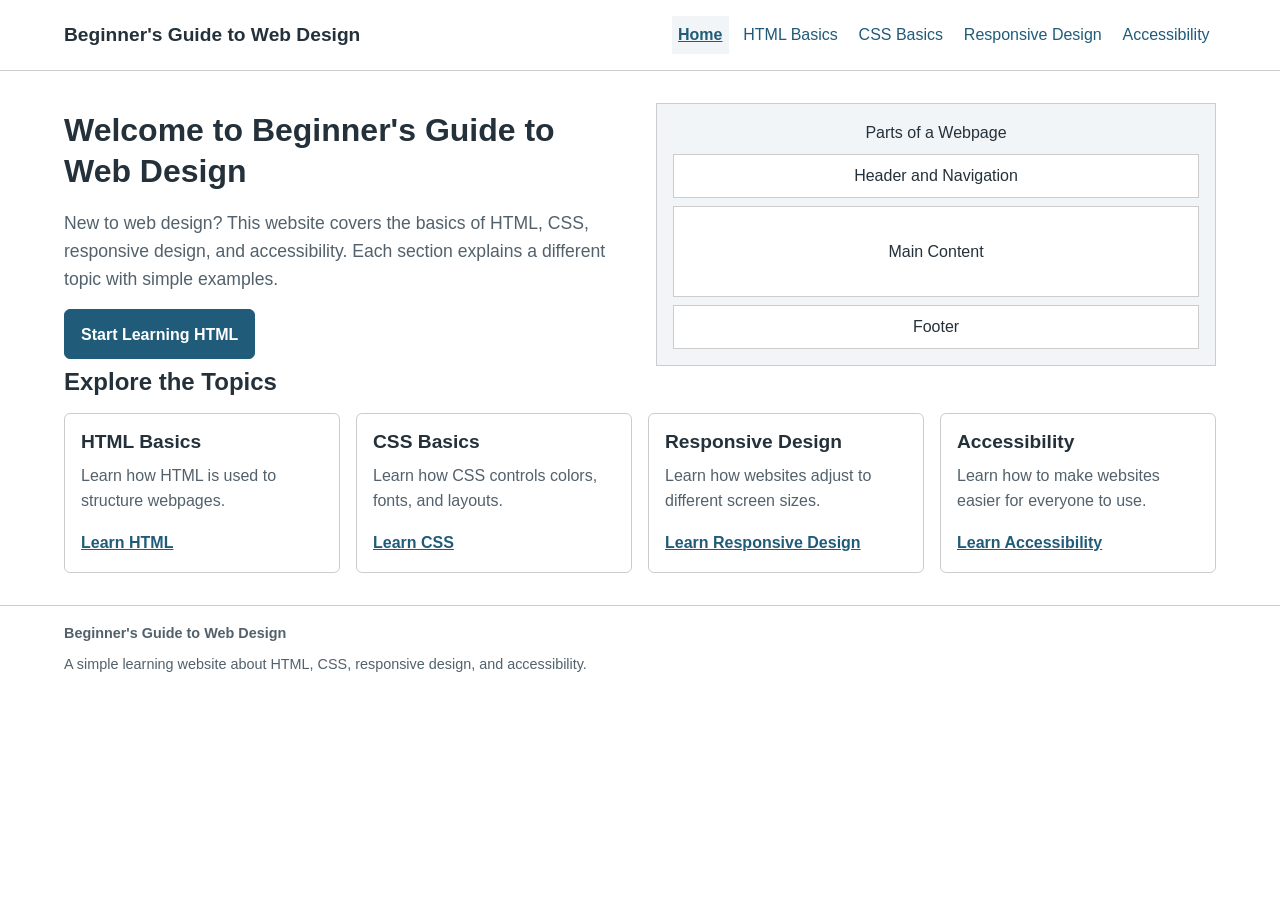
<file: index.html>
<!DOCTYPE html>
<html lang="en">

<head>
  <meta charset="UTF-8">
  <meta name="viewport" content="width=device-width, initial-scale=1.0">
  <meta name="description" content="A beginner's guide to learning HTML, CSS, responsive design, and accessibility.">
  <title>Home | Beginner's Guide to Web Design</title>
  <link rel="stylesheet" href="css/styles.css">
</head>

<body>

  <!-- Skip link for keyboard users -->
  <a class="skip-link" href="#main">Skip to main content</a>

  <!-- Website header -->
  <header class="site-header">
    <div class="container site-header__inner">

      <a class="site-brand" href="index.html">Beginner's Guide to Web Design</a>

      <!-- Main navigation -->
      <nav class="site-nav" aria-label="Main navigation">
        <ul class="site-nav__list">
          <li><a class="site-nav__link" href="index.html" aria-current="page">Home</a></li>
          <li><a class="site-nav__link" href="html-basics.html">HTML Basics</a></li>
          <li><a class="site-nav__link" href="css-basics.html">CSS Basics</a></li>
          <li><a class="site-nav__link" href="responsive-design.html">Responsive Design</a></li>
          <li><a class="site-nav__link" href="accessibility.html">Accessibility</a></li>
        </ul>
      </nav>

    </div>
  </header>

  <!-- Main page content -->
  <main id="main" class="container page-content">

    <!-- Introduction -->
    <section class="hero">

      <div class="hero__copy">
        <h1>Welcome to Beginner's Guide to Web Design</h1>

        <p class="lead">
          New to web design? This website covers the basics of HTML,
          CSS, responsive design, and accessibility. Each section
          explains a different topic with simple examples.
        </p>

        <a class="button" href="html-basics.html">Start Learning HTML</a>
      </div>

      <!-- Simple webpage diagram -->
      <div class="diagram" role="img" aria-label="Example webpage layout showing a header, main content, and footer">
        <p class="diagram__label">Parts of a Webpage</p>
        <div class="diagram__block">Header and Navigation</div>
        <div class="diagram__block diagram__block--large">Main Content</div>
        <div class="diagram__block">Footer</div>
      </div>

    </section>

    <!-- Learning topics -->
    <section class="section" aria-labelledby="topics-heading">

      <h2 id="topics-heading">Explore the Topics</h2>

      <div class="topic-grid">

        <article class="topic-card">
          <h3 class="topic-card__title">HTML Basics</h3>
          <p>Learn how HTML is used to structure webpages.</p>
          <a class="topic-card__link" href="html-basics.html">Learn HTML</a>
        </article>

        <article class="topic-card">
          <h3 class="topic-card__title">CSS Basics</h3>
          <p>Learn how CSS controls colors, fonts, and layouts.</p>
          <a class="topic-card__link" href="css-basics.html">Learn CSS</a>
        </article>

        <article class="topic-card">
          <h3 class="topic-card__title">Responsive Design</h3>
          <p>Learn how websites adjust to different screen sizes.</p>
          <a class="topic-card__link" href="responsive-design.html">Learn Responsive Design</a>
        </article>

        <article class="topic-card">
          <h3 class="topic-card__title">Accessibility</h3>
          <p>Learn how to make websites easier for everyone to use.</p>
          <a class="topic-card__link" href="accessibility.html">Learn Accessibility</a>
        </article>

      </div>
    </section>

  </main>

  <!-- Website footer -->
  <footer class="site-footer">
    <div class="container site-footer__inner">

      <p><strong>Beginner's Guide to Web Design</strong></p>
      <p>A simple learning website about HTML, CSS, responsive design, and accessibility.</p>
      <p class="print-only">Beginner's Guide to Web Design - Printed Version</p>

    </div>
  </footer>

</body>
</html>
</file>
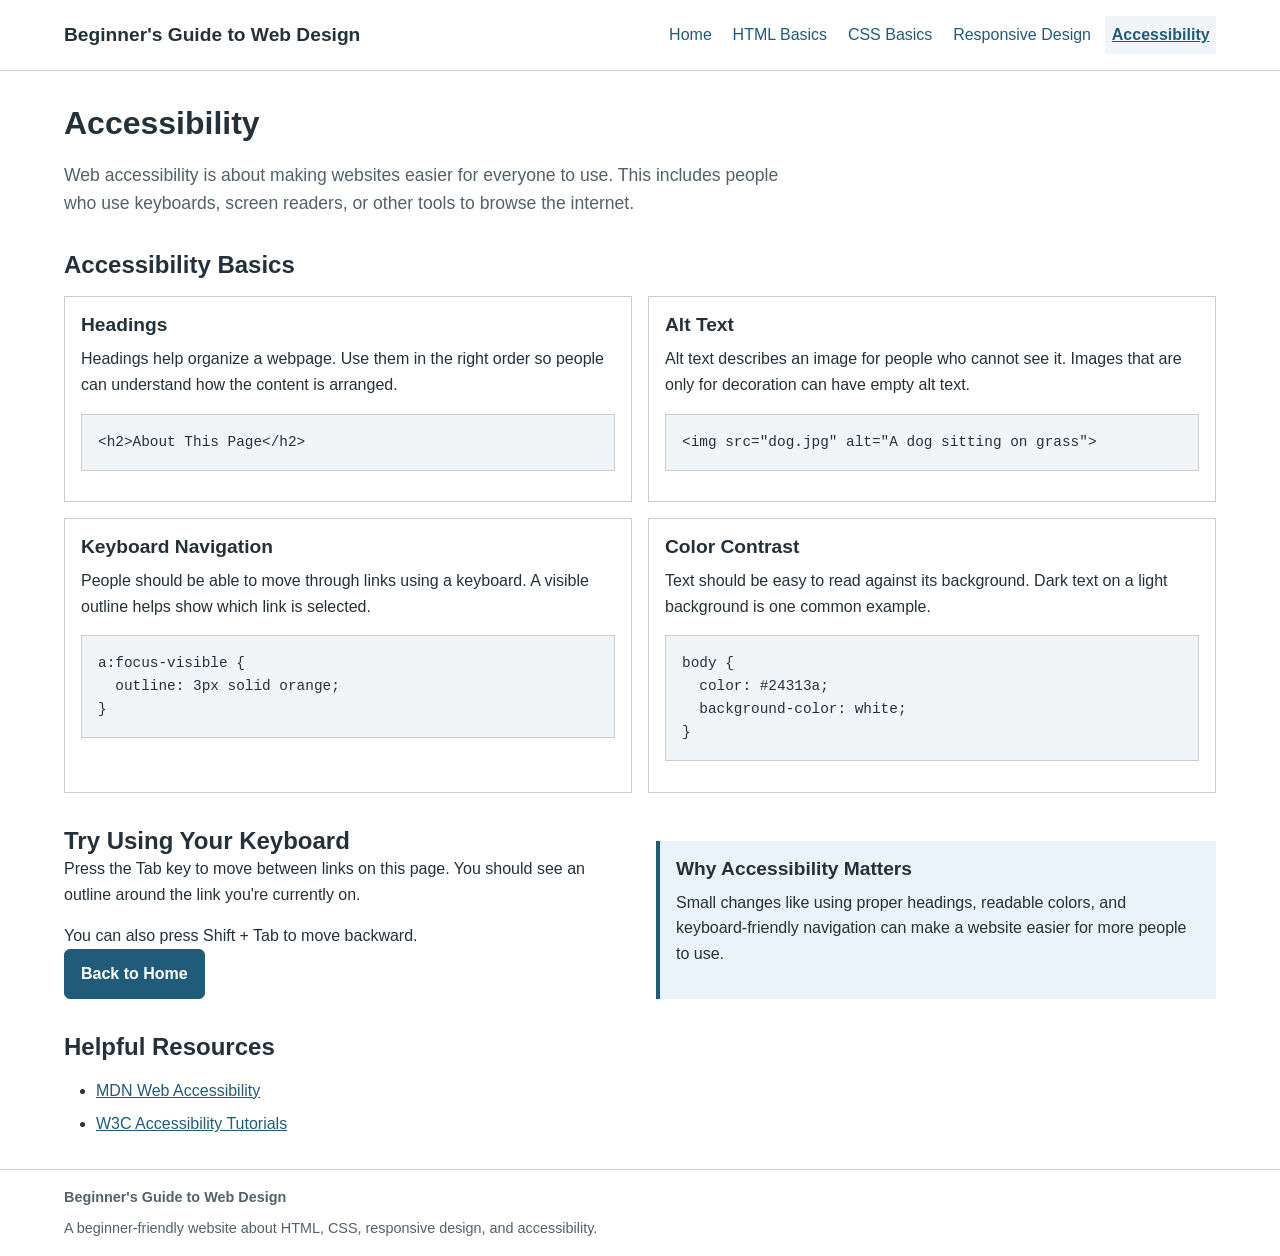
<file: accessibility.html>
<!DOCTYPE html>
<html lang="en">
<head>
  <meta charset="UTF-8">
  <meta name="viewport" content="width=device-width, initial-scale=1.0">
  <meta name="description" content="Learn the basics of web accessibility, including headings, alt text, keyboard navigation, and readable colors.">
  <title>Accessibility | Beginner's Guide to Web Design</title>
  <link rel="stylesheet" href="css/styles.css">
</head>

<body>

  <!-- Skip link for keyboard users -->
  <a class="skip-link" href="#main">Skip to main content</a>

  <!-- Header and navigation -->
  <header class="site-header">
    <div class="container site-header__inner">
      <a class="site-brand" href="index.html">Beginner's Guide to Web Design</a>

      <nav class="site-nav" aria-label="Main navigation">
        <ul class="site-nav__list">
          <li><a class="site-nav__link" href="index.html">Home</a></li>
          <li><a class="site-nav__link" href="html-basics.html">HTML Basics</a></li>
          <li><a class="site-nav__link" href="css-basics.html">CSS Basics</a></li>
          <li><a class="site-nav__link" href="responsive-design.html">Responsive Design</a></li>
          <li><a class="site-nav__link" href="accessibility.html" aria-current="page">Accessibility</a></li>
        </ul>
      </nav>
    </div>
  </header>

  <!-- Main content -->
  <main id="main" class="container page-content">

    <header class="page-intro">
      <h1>Accessibility</h1>
      <p class="lead">
        Web accessibility is about making websites easier for everyone to use.
        This includes people who use keyboards, screen readers, or other tools
        to browse the internet.
      </p>
    </header>

    <!-- Accessibility examples -->
    <section class="section">
      <h2>Accessibility Basics</h2>

      <div class="example-grid">

        <article class="example-card">
          <h3>Headings</h3>
          <p>
            Headings help organize a webpage. Use them in the right order
            so people can understand how the content is arranged.
          </p>
          <pre class="code-example"><code>&lt;h2&gt;About This Page&lt;/h2&gt;</code></pre>
        </article>

        <article class="example-card">
          <h3>Alt Text</h3>
          <p>
            Alt text describes an image for people who cannot see it.
            Images that are only for decoration can have empty alt text.
          </p>
          <pre class="code-example"><code>&lt;img src="dog.jpg" alt="A dog sitting on grass"&gt;</code></pre>
        </article>

        <article class="example-card">
          <h3>Keyboard Navigation</h3>
          <p>
            People should be able to move through links using a keyboard.
            A visible outline helps show which link is selected.
          </p>
          <pre class="code-example"><code>a:focus-visible {
  outline: 3px solid orange;
}</code></pre>
        </article>

        <article class="example-card">
          <h3>Color Contrast</h3>
          <p>
            Text should be easy to read against its background.
            Dark text on a light background is one common example.
          </p>
          <pre class="code-example"><code>body {
  color: #24313a;
  background-color: white;
}</code></pre>
        </article>

      </div>
    </section>

    <!-- Keyboard navigation section -->
    <section class="section split">
      <div>
        <h2>Try Using Your Keyboard</h2>
        <p>
          Press the Tab key to move between links on this page.
          You should see an outline around the link you're currently on.
        </p>
        <p>
          You can also press Shift + Tab to move backward.
        </p>

        <a class="button" href="index.html">Back to Home</a>
      </div>

      <aside class="callout">
        <h3 class="callout__title">Why Accessibility Matters</h3>
        <p>
          Small changes like using proper headings, readable colors,
          and keyboard-friendly navigation can make a website easier
          for more people to use.
        </p>
      </aside>
    </section>

    <!-- Helpful links -->
    <section class="section">
      <h2>Helpful Resources</h2>

      <ul class="external-resources">
        <li>
          <a href="https://developer.mozilla.org/en-US/docs/Learn_web_development/Core/Accessibility">
            MDN Web Accessibility
          </a>
        </li>
        <li>
          <a href="https://www.w3.org/WAI/tutorials/">
            W3C Accessibility Tutorials
          </a>
        </li>
      </ul>
    </section>

  </main>

  <!-- Footer -->
  <footer class="site-footer">
    <div class="container site-footer__inner">
      <p><strong>Beginner's Guide to Web Design</strong></p>
      <p>A beginner-friendly website about HTML, CSS, responsive design, and accessibility.</p>
      <p class="print-only">Printed from Beginner's Guide to Web Design</p>
    </div>
  </footer>

</body>
</html>
</file>
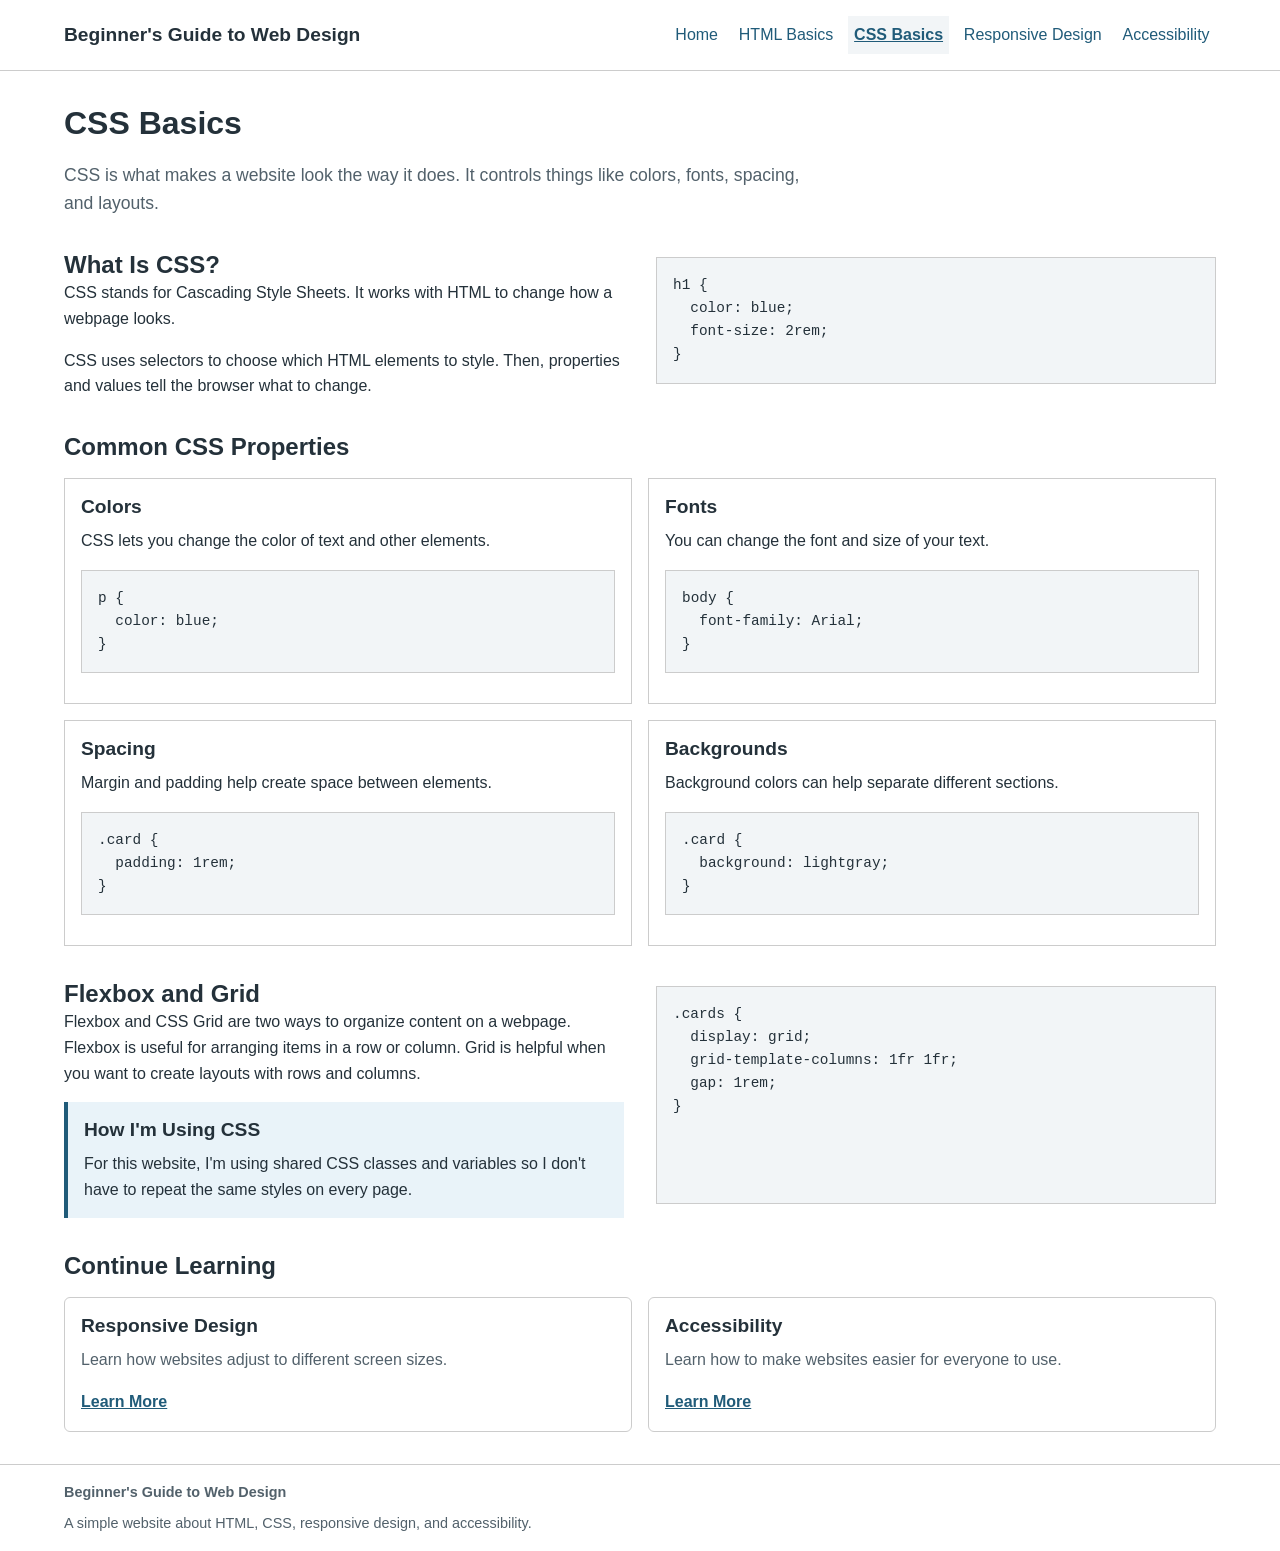
<file: css-basics.html>
<!DOCTYPE html>
<html lang="en">

<head>
  <meta charset="UTF-8">
  <meta name="viewport" content="width=device-width, initial-scale=1.0">
  <meta name="description" content="Learn the basics of CSS, including colors, fonts, spacing, and page layouts.">
  <title>CSS Basics | Beginner's Guide to Web Design</title>
  <link rel="stylesheet" href="css/styles.css">
</head>

<body>

  <!-- Skip link for keyboard users -->
  <a class="skip-link" href="#main">Skip to main content</a>

  <!-- Header and navigation -->
  <header class="site-header">
    <div class="container site-header__inner">

      <a class="site-brand" href="index.html">Beginner's Guide to Web Design</a>

      <nav class="site-nav" aria-label="Main navigation">
        <ul class="site-nav__list">
          <li><a class="site-nav__link" href="index.html">Home</a></li>
          <li><a class="site-nav__link" href="html-basics.html">HTML Basics</a></li>
          <li><a class="site-nav__link" href="css-basics.html" aria-current="page">CSS Basics</a></li>
          <li><a class="site-nav__link" href="responsive-design.html">Responsive Design</a></li>
          <li><a class="site-nav__link" href="accessibility.html">Accessibility</a></li>
        </ul>
      </nav>

    </div>
  </header>

  <!-- Main content -->
  <main id="main" class="container page-content">

    <header class="page-intro">
      <h1>CSS Basics</h1>
      <p class="lead">
        CSS is what makes a website look the way it does.
        It controls things like colors, fonts, spacing, and layouts.
      </p>
    </header>

    <!-- Introduction to CSS -->
    <section class="section split">

      <div>
        <h2>What Is CSS?</h2>
        <p>
          CSS stands for Cascading Style Sheets.
          It works with HTML to change how a webpage looks.
        </p>
        <p>
          CSS uses selectors to choose which HTML elements to style.
          Then, properties and values tell the browser what to change.
        </p>
      </div>

      <pre class="code-example"><code>h1 {
  color: blue;
  font-size: 2rem;
}</code></pre>

    </section>

    <!-- Common CSS properties -->
    <section class="section">
      <h2>Common CSS Properties</h2>

      <div class="example-grid">

        <article class="example-card">
          <h3>Colors</h3>
          <p>CSS lets you change the color of text and other elements.</p>
          <pre class="code-example"><code>p {
  color: blue;
}</code></pre>
        </article>

        <article class="example-card">
          <h3>Fonts</h3>
          <p>You can change the font and size of your text.</p>
          <pre class="code-example"><code>body {
  font-family: Arial;
}</code></pre>
        </article>

        <article class="example-card">
          <h3>Spacing</h3>
          <p>Margin and padding help create space between elements.</p>
          <pre class="code-example"><code>.card {
  padding: 1rem;
}</code></pre>
        </article>

        <article class="example-card">
          <h3>Backgrounds</h3>
          <p>Background colors can help separate different sections.</p>
          <pre class="code-example"><code>.card {
  background: lightgray;
}</code></pre>
        </article>

      </div>
    </section>

    <!-- Flexbox and Grid -->
    <section class="section split">

      <div>
        <h2>Flexbox and Grid</h2>
        <p>
          Flexbox and CSS Grid are two ways to organize content on a webpage.
          Flexbox is useful for arranging items in a row or column.
          Grid is helpful when you want to create layouts with rows and columns.
        </p>

        <aside class="callout">
          <h3 class="callout__title">How I'm Using CSS</h3>
          <p>
            For this website, I'm using shared CSS classes and variables
            so I don't have to repeat the same styles on every page.
          </p>
        </aside>
      </div>

      <pre class="code-example"><code>.cards {
  display: grid;
  grid-template-columns: 1fr 1fr;
  gap: 1rem;
}</code></pre>

    </section>

    <!-- Links to other lessons -->
    <section class="section">
      <h2>Continue Learning</h2>

      <div class="resource-list">

        <article class="topic-card">
          <h3 class="topic-card__title">Responsive Design</h3>
          <p>Learn how websites adjust to different screen sizes.</p>
          <a class="topic-card__link" href="responsive-design.html">Learn More</a>
        </article>

        <article class="topic-card">
          <h3 class="topic-card__title">Accessibility</h3>
          <p>Learn how to make websites easier for everyone to use.</p>
          <a class="topic-card__link" href="accessibility.html">Learn More</a>
        </article>

      </div>
    </section>

  </main>

  <!-- Footer -->
  <footer class="site-footer">
    <div class="container site-footer__inner">
      <p><strong>Beginner's Guide to Web Design</strong></p>
      <p>A simple website about HTML, CSS, responsive design, and accessibility.</p>
      <p class="print-only">Printed from Beginner's Guide to Web Design</p>
    </div>
  </footer>

</body>
</html>
</file>
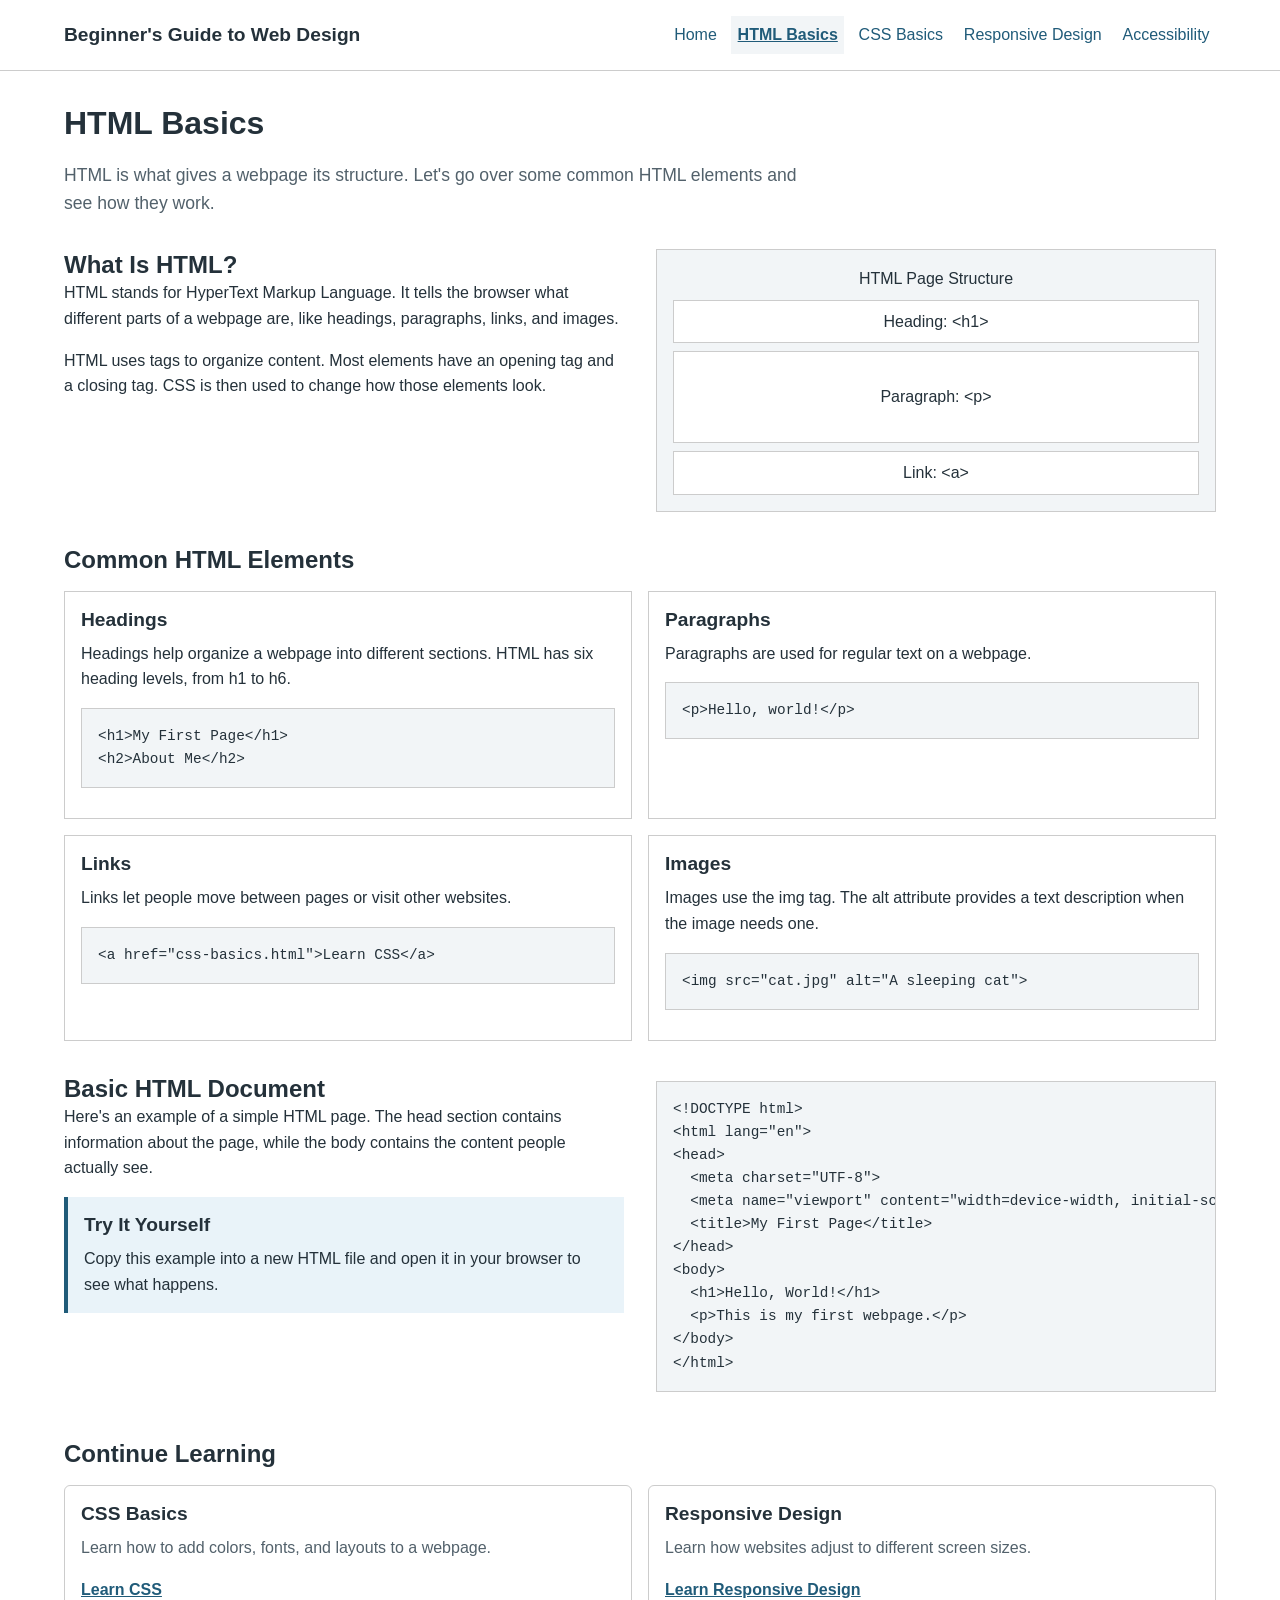
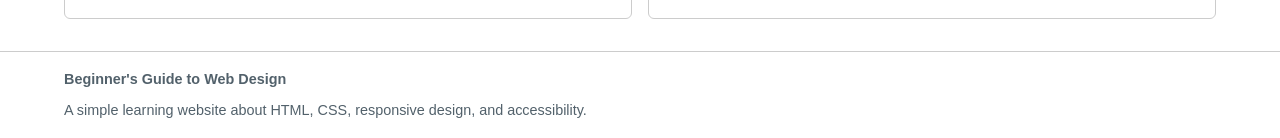
<file: html-basics.html>
<!DOCTYPE html>
<html lang="en">

<head>
  <meta charset="UTF-8">
  <meta name="viewport" content="width=device-width, initial-scale=1.0">
  <meta name="description" content="Learn the basics of HTML, including headings, paragraphs, links, and images.">
  <title>HTML Basics | Beginner's Guide to Web Design</title>
  <link rel="stylesheet" href="css/styles.css">
</head>

<body>

  <!-- Skip link for keyboard users -->
  <a class="skip-link" href="#main">Skip to main content</a>

  <!-- Header and navigation -->
  <header class="site-header">
    <div class="container site-header__inner">

      <a class="site-brand" href="index.html">Beginner's Guide to Web Design</a>

      <nav class="site-nav" aria-label="Main navigation">
        <ul class="site-nav__list">
          <li><a class="site-nav__link" href="index.html">Home</a></li>
          <li><a class="site-nav__link" href="html-basics.html" aria-current="page">HTML Basics</a></li>
          <li><a class="site-nav__link" href="css-basics.html">CSS Basics</a></li>
          <li><a class="site-nav__link" href="responsive-design.html">Responsive Design</a></li>
          <li><a class="site-nav__link" href="accessibility.html">Accessibility</a></li>
        </ul>
      </nav>

    </div>
  </header>

  <!-- Main content -->
  <main id="main" class="container page-content">

    <header class="page-intro">
      <h1>HTML Basics</h1>
      <p class="lead">
        HTML is what gives a webpage its structure. Let's go over some
        common HTML elements and see how they work.
      </p>
    </header>

    <!-- Introduction to HTML -->
    <section class="section split">

      <div>
        <h2>What Is HTML?</h2>
        <p>
          HTML stands for HyperText Markup Language. It tells the browser
          what different parts of a webpage are, like headings,
          paragraphs, links, and images.
        </p>
        <p>
          HTML uses tags to organize content. Most elements have an
          opening tag and a closing tag. CSS is then used to change
          how those elements look.
        </p>
      </div>

      <div class="diagram" role="img" aria-label="Diagram showing HTML headings, paragraphs, and links">
        <p class="diagram__label">HTML Page Structure</p>
        <div class="diagram__block">Heading: &lt;h1&gt;</div>
        <div class="diagram__block diagram__block--large">Paragraph: &lt;p&gt;</div>
        <div class="diagram__block">Link: &lt;a&gt;</div>
      </div>

    </section>

    <!-- Common HTML elements -->
    <section class="section">
      <h2>Common HTML Elements</h2>

      <div class="example-grid">

        <article class="example-card">
          <h3>Headings</h3>
          <p>
            Headings help organize a webpage into different sections.
            HTML has six heading levels, from h1 to h6.
          </p>
          <pre class="code-example"><code>&lt;h1&gt;My First Page&lt;/h1&gt;
&lt;h2&gt;About Me&lt;/h2&gt;</code></pre>
        </article>

        <article class="example-card">
          <h3>Paragraphs</h3>
          <p>
            Paragraphs are used for regular text on a webpage.
          </p>
          <pre class="code-example"><code>&lt;p&gt;Hello, world!&lt;/p&gt;</code></pre>
        </article>

        <article class="example-card">
          <h3>Links</h3>
          <p>
            Links let people move between pages or visit other websites.
          </p>
          <pre class="code-example"><code>&lt;a href="css-basics.html"&gt;Learn CSS&lt;/a&gt;</code></pre>
        </article>

        <article class="example-card">
          <h3>Images</h3>
          <p>
            Images use the img tag. The alt attribute provides a text
            description when the image needs one.
          </p>
          <pre class="code-example"><code>&lt;img src="cat.jpg" alt="A sleeping cat"&gt;</code></pre>
        </article>

      </div>
    </section>

    <!-- Basic HTML example -->
    <section class="section split">

      <div>
        <h2>Basic HTML Document</h2>
        <p>
          Here's an example of a simple HTML page. The head section
          contains information about the page, while the body contains
          the content people actually see.
        </p>

        <aside class="callout">
          <h3 class="callout__title">Try It Yourself</h3>
          <p>
            Copy this example into a new HTML file and open it
            in your browser to see what happens.
          </p>
        </aside>
      </div>

      <pre class="code-example"><code>&lt;!DOCTYPE html&gt;
&lt;html lang="en"&gt;
&lt;head&gt;
  &lt;meta charset="UTF-8"&gt;
  &lt;meta name="viewport" content="width=device-width, initial-scale=1.0"&gt;
  &lt;title&gt;My First Page&lt;/title&gt;
&lt;/head&gt;
&lt;body&gt;
  &lt;h1&gt;Hello, World!&lt;/h1&gt;
  &lt;p&gt;This is my first webpage.&lt;/p&gt;
&lt;/body&gt;
&lt;/html&gt;</code></pre>

    </section>

    <!-- Links to other lessons -->
    <section class="section">
      <h2>Continue Learning</h2>

      <div class="resource-list">

        <article class="topic-card">
          <h3 class="topic-card__title">CSS Basics</h3>
          <p>Learn how to add colors, fonts, and layouts to a webpage.</p>
          <a class="topic-card__link" href="css-basics.html">Learn CSS</a>
        </article>

        <article class="topic-card">
          <h3 class="topic-card__title">Responsive Design</h3>
          <p>Learn how websites adjust to different screen sizes.</p>
          <a class="topic-card__link" href="responsive-design.html">Learn Responsive Design</a>
        </article>

      </div>
    </section>

  </main>

  <!-- Footer -->
  <footer class="site-footer">
    <div class="container site-footer__inner">
      <p><strong>Beginner's Guide to Web Design</strong></p>
      <p>A simple learning website about HTML, CSS, responsive design, and accessibility.</p>
      <p class="print-only">Printed from Beginner's Guide to Web Design</p>
    </div>
  </footer>

</body>
</html>
</file>
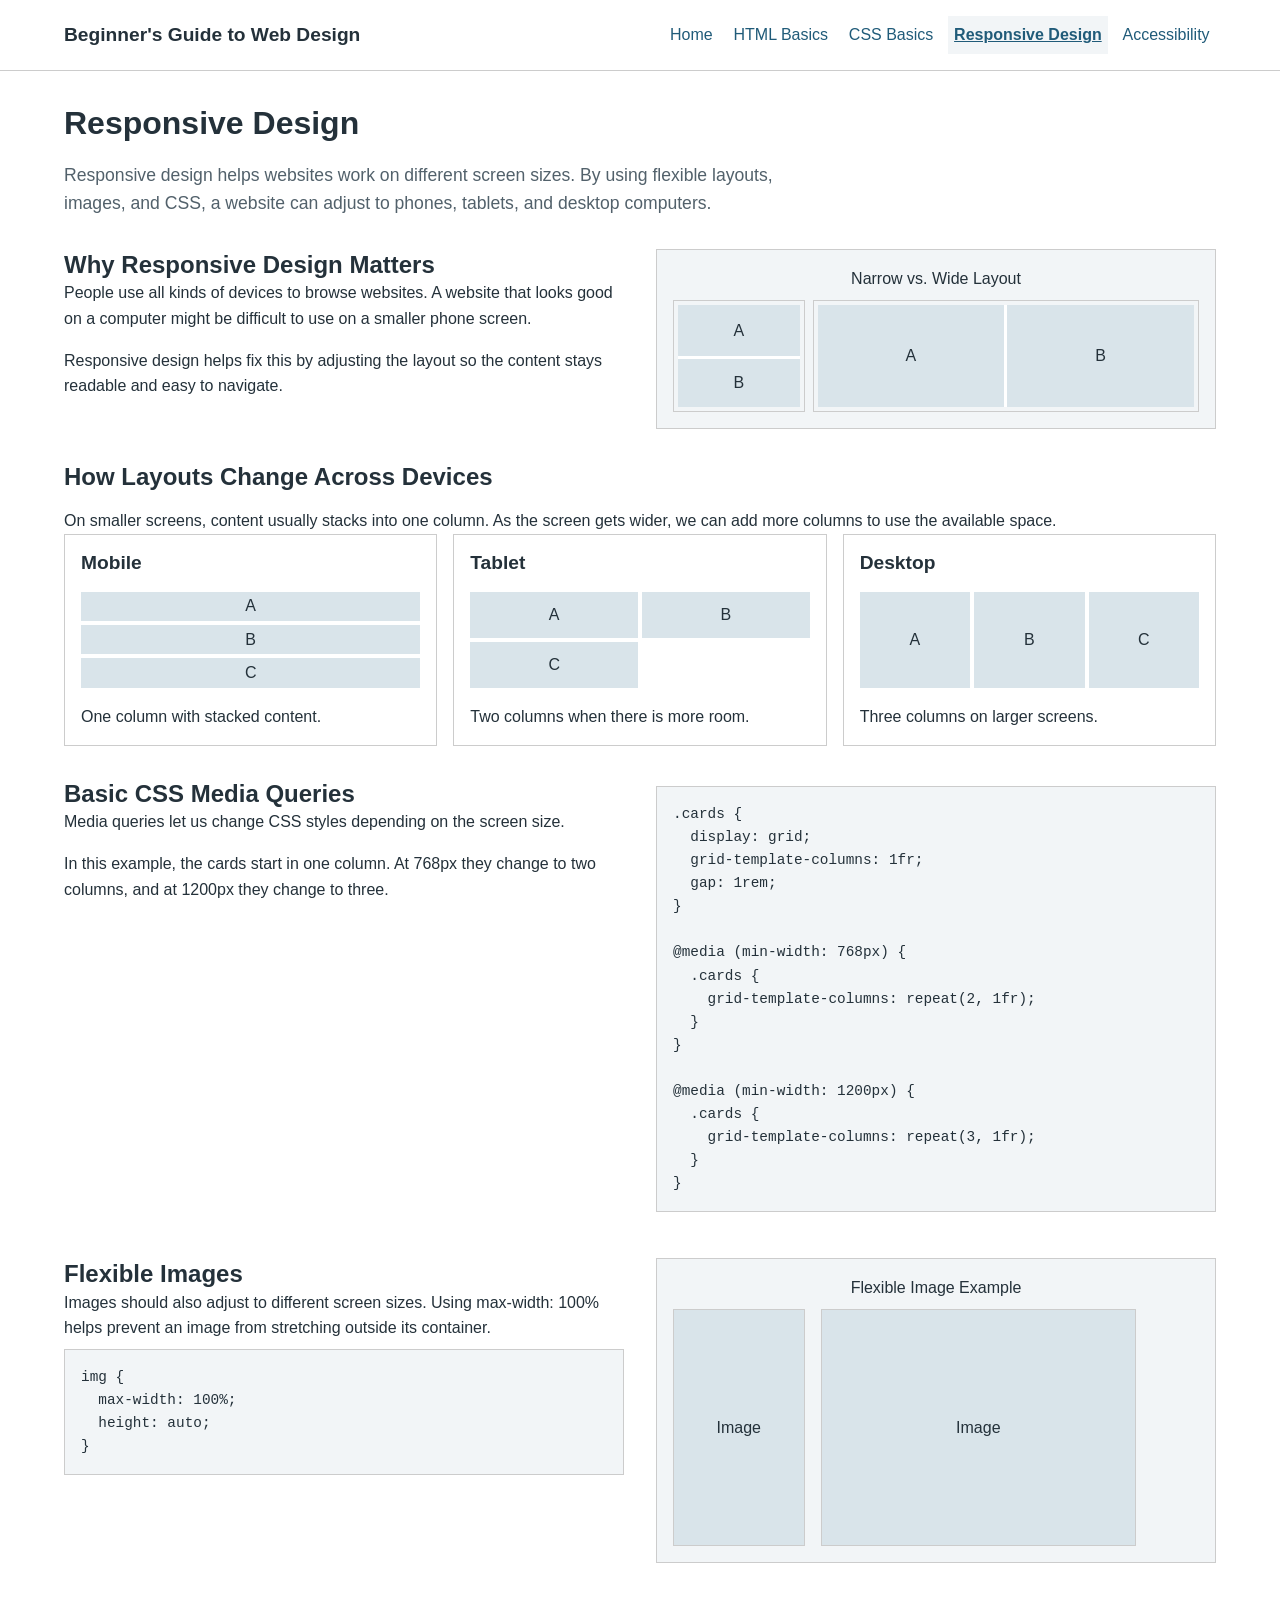
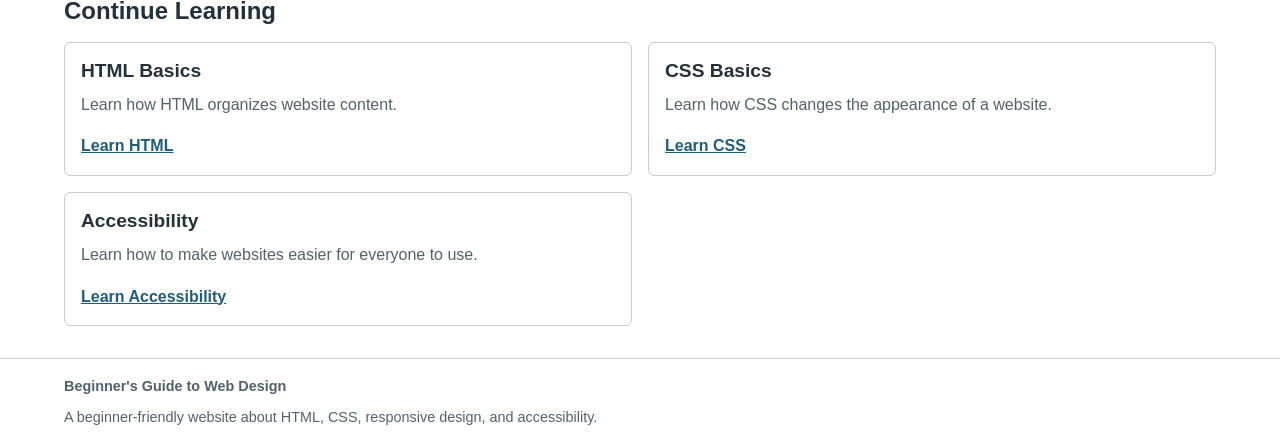
<file: responsive-design.html>
<!DOCTYPE html>
<html lang="en">

<head>
  <meta charset="UTF-8">
  <meta name="viewport" content="width=device-width, initial-scale=1.0">
  <meta name="description" content="Learn how responsive websites adjust to different screen sizes using CSS.">
  <title>Responsive Design | Beginner's Guide to Web Design</title>
  <link rel="stylesheet" href="css/styles.css">
</head>

<body>

  <a class="skip-link" href="#main">Skip to main content</a>

  <!-- Header and navigation -->
  <header class="site-header">
    <div class="container site-header__inner">

      <a class="site-brand" href="index.html">Beginner's Guide to Web Design</a>

      <nav class="site-nav" aria-label="Main navigation">
        <ul class="site-nav__list">
          <li><a class="site-nav__link" href="index.html">Home</a></li>
          <li><a class="site-nav__link" href="html-basics.html">HTML Basics</a></li>
          <li><a class="site-nav__link" href="css-basics.html">CSS Basics</a></li>
          <li><a class="site-nav__link" href="responsive-design.html" aria-current="page">Responsive Design</a></li>
          <li><a class="site-nav__link" href="accessibility.html">Accessibility</a></li>
        </ul>
      </nav>

    </div>
  </header>

  <main id="main" class="container page-content">

    <!-- Page introduction -->
    <header class="page-intro">
      <h1>Responsive Design</h1>
      <p class="lead">
        Responsive design helps websites work on different screen sizes.
        By using flexible layouts, images, and CSS, a website can adjust
        to phones, tablets, and desktop computers.
      </p>
    </header>

    <!-- Why responsive design matters -->
    <section class="section split">
      <div>
        <h2>Why Responsive Design Matters</h2>
        <p>
          People use all kinds of devices to browse websites.
          A website that looks good on a computer might be difficult
          to use on a smaller phone screen.
        </p>
        <p>
          Responsive design helps fix this by adjusting the layout
          so the content stays readable and easy to navigate.
        </p>
      </div>

      <div class="diagram" role="img" aria-label="Comparison of a narrow and wide website layout">
        <p class="diagram__label">Narrow vs. Wide Layout</p>

        <div class="comparison">
          <div class="comparison__mobile">
            <span>A</span>
            <span>B</span>
          </div>

          <div class="comparison__wide">
            <span>A</span>
            <span>B</span>
          </div>
        </div>
      </div>
    </section>

    <!-- Different screen sizes -->
    <section class="section">
      <h2>How Layouts Change Across Devices</h2>
      <p>
        On smaller screens, content usually stacks into one column.
        As the screen gets wider, we can add more columns to use
        the available space.
      </p>

      <div class="device-grid">

        <article class="device-card">
          <h3>Mobile</h3>
          <div class="mini-grid mini-grid--mobile" aria-label="One column layout">
            <span>A</span>
            <span>B</span>
            <span>C</span>
          </div>
          <p>One column with stacked content.</p>
        </article>

        <article class="device-card">
          <h3>Tablet</h3>
          <div class="mini-grid mini-grid--tablet" aria-label="Two column layout">
            <span>A</span>
            <span>B</span>
            <span>C</span>
          </div>
          <p>Two columns when there is more room.</p>
        </article>

        <article class="device-card">
          <h3>Desktop</h3>
          <div class="mini-grid mini-grid--desktop" aria-label="Three column layout">
            <span>A</span>
            <span>B</span>
            <span>C</span>
          </div>
          <p>Three columns on larger screens.</p>
        </article>

      </div>
    </section>

    <!-- CSS media queries -->
    <section class="section split">
      <div>
        <h2>Basic CSS Media Queries</h2>
        <p>
          Media queries let us change CSS styles depending on
          the screen size.
        </p>
        <p>
          In this example, the cards start in one column.
          At 768px they change to two columns, and at
          1200px they change to three.
        </p>
      </div>

      <pre class="code-example"><code>.cards {
  display: grid;
  grid-template-columns: 1fr;
  gap: 1rem;
}

@media (min-width: 768px) {
  .cards {
    grid-template-columns: repeat(2, 1fr);
  }
}

@media (min-width: 1200px) {
  .cards {
    grid-template-columns: repeat(3, 1fr);
  }
}</code></pre>
    </section>

    <!-- Flexible images -->
    <section class="section split">
      <div>
        <h2>Flexible Images</h2>
        <p>
          Images should also adjust to different screen sizes.
          Using max-width: 100% helps prevent an image from
          stretching outside its container.
        </p>

        <pre class="code-example"><code>img {
  max-width: 100%;
  height: auto;
}</code></pre>
      </div>

      <div class="diagram" role="img" aria-label="Images displayed at different widths">
        <p class="diagram__label">Flexible Image Example</p>

        <div class="image-scaling">
          <div>Image</div>
          <div>Image</div>
        </div>
      </div>
    </section>

    <!-- Related pages -->
    <section class="section">
      <h2>Continue Learning</h2>

      <div class="resource-list">

        <article class="topic-card">
          <h3 class="topic-card__title">HTML Basics</h3>
          <p>Learn how HTML organizes website content.</p>
          <a class="topic-card__link" href="html-basics.html">Learn HTML</a>
        </article>

        <article class="topic-card">
          <h3 class="topic-card__title">CSS Basics</h3>
          <p>Learn how CSS changes the appearance of a website.</p>
          <a class="topic-card__link" href="css-basics.html">Learn CSS</a>
        </article>

        <article class="topic-card">
          <h3 class="topic-card__title">Accessibility</h3>
          <p>Learn how to make websites easier for everyone to use.</p>
          <a class="topic-card__link" href="accessibility.html">Learn Accessibility</a>
        </article>

      </div>
    </section>

  </main>

  <!-- Footer -->
  <footer class="site-footer">
    <div class="container site-footer__inner">
      <p><strong>Beginner's Guide to Web Design</strong></p>
      <p>A beginner-friendly website about HTML, CSS, responsive design, and accessibility.</p>
      <p class="print-only">Beginner's Guide to Web Design - Printed Reference</p>
    </div>
  </footer>

</body>
</html>
</file>
<file: css/styles.css>
/* GIT 414 - Module 2 CSS Architecture
   Beginner's Guide to Web Design

*/

@layer reset, base, layout, components, utilities, overrides;


/* RESET */
@layer reset {
  * {
    box-sizing: border-box;
  }

  body, h1, h2, h3, p, ul {
    margin: 0;
  }

  ul {
    padding: 0;
  }

  img {
    max-width: 100%;
    height: auto;
  }
}


/* BASE STYLES AND DESIGN TOKENS */
@layer base {
  :root {
    /* Colors */
    --color-text: #24313a;
    --color-muted: #52616b;
    --color-background: #ffffff;
    --color-light: #f2f5f7;
    --color-border: #cccccc;
    --color-primary: #205b79;
    --color-hover: #14425a;
    --color-focus: #a54500;

    /* Fonts */
    --font-body: Arial, sans-serif;
    --font-code: monospace;

    /* Spacing */
    --space-small: 0.5rem;
    --space-medium: 1rem;
    --space-large: 2rem;

    /* Shape and focus */
    --border-radius: 6px;
    --focus-width: 3px;
  }

  body {
    font-family: var(--font-body);
    font-size: 1rem;
    line-height: 1.6;
    color: var(--color-text);
    background-color: var(--color-background);
  }

  h1, h2, h3 {
    line-height: 1.3;
  }

  h1 {
    font-size: 2rem;
  }

  h2 {
    font-size: 1.5rem;
  }

  h3 {
    font-size: 1.2rem;
  }

  p + p {
    margin-top: var(--space-medium);
  }

  a {
    color: var(--color-primary);
  }

  a:hover {
    color: var(--color-hover);
  }

  a:focus-visible {
    outline: var(--focus-width) solid var(--color-focus);
    outline-offset: 3px;
  }

  code {
    font-family: var(--font-code);
  }
}


/* PAGE LAYOUT */
@layer layout {
  .container {
    width: 90%;
    max-width: 1152px;
    margin: 0 auto;
  }

  .site-header__inner {
    display: flex;
    flex-direction: column;
    gap: var(--space-medium);
    padding: var(--space-medium) 0;
  }

  .page-content {
    padding: var(--space-large) 0;
  }

  .page-intro {
    max-width: 750px;
    margin-bottom: var(--space-large);
  }

  .page-intro .lead {
    margin-top: var(--space-medium);
  }

  .section + .section {
    margin-top: var(--space-large);
  }

  .section > h2 {
    margin-bottom: var(--space-medium);
  }

  .hero, .split {
    display: grid;
    gap: var(--space-large);
  }

  .topic-grid,
  .example-grid,
  .device-grid,
  .resource-list {
    display: grid;
    grid-template-columns: 1fr;
    gap: var(--space-medium);
  }

  .site-footer__inner {
    padding: var(--space-medium) 0;
  }

  .site-footer__inner p + p {
    margin-top: var(--space-small);
  }

  /* Tablet layouts */
  @media (min-width: 768px) {
    .topic-grid,
    .example-grid,
    .device-grid,
    .resource-list {
      grid-template-columns: repeat(2, minmax(0, 1fr));
    }
  }

  /* Desktop layouts */
  @media (min-width: 1200px) {
    .site-header__inner {
      flex-direction: row;
      justify-content: space-between;
      align-items: center;
    }

    .hero, .split {
      grid-template-columns: repeat(2, minmax(0, 1fr));
    }

    .topic-grid {
      grid-template-columns: repeat(4, minmax(0, 1fr));
    }

    .device-grid {
      grid-template-columns: repeat(3, minmax(0, 1fr));
    }
  }
}


/* REUSABLE COMPONENTS */
@layer components {

  /* Header and navigation */
  .site-header {
    border-bottom: 1px solid var(--color-border);
  }

  .site-brand {
    font-size: 1.2rem;
    font-weight: bold;
    color: var(--color-text);
    text-decoration: none;
  }

  .site-nav {
    width: 100%;
  }

  .site-nav__list {
    display: flex;
    flex-wrap: wrap;
    gap: var(--space-small);
    list-style: none;
  }

  .site-nav__link {
    display: inline-block;
    padding: 0.4rem;
    text-decoration: none;
  }

  .site-nav__link:hover {
    background-color: var(--color-light);
    text-decoration: underline;
  }

  .site-nav__link[aria-current="page"] {
    font-weight: bold;
    text-decoration: underline;
    background-color: var(--color-light);
  }

  /* Topic cards */
  .topic-card {
    /* Component-specific properties */
    --card-background: var(--color-background);
    --card-padding: var(--space-medium);

    background-color: var(--card-background);
    padding: var(--card-padding);
    border: 1px solid var(--color-border);
    border-radius: var(--border-radius);
    min-width: 0;
  }

  .topic-card:hover {
    background-color: var(--color-light);
  }

  .topic-card__title {
    margin-bottom: var(--space-small);
  }

  .topic-card p {
    color: var(--color-muted);
  }

  .topic-card__link {
    display: inline-block;
    margin-top: var(--space-medium);
    font-weight: bold;
  }

  /* Buttons */
  .button {
    display: inline-block;
    padding: 0.7rem 1rem;
    background-color: var(--color-primary);
    color: white;
    text-decoration: none;
    border: 1px solid var(--color-primary);
    border-radius: var(--border-radius);
    font-weight: bold;
  }

  .button:hover {
    background-color: var(--color-hover);
    color: white;
  }

  .button:active {
    background-color: #102f40;
  }

  /* Introduction text */
  .hero {
    align-items: center;
  }

  .hero__copy .lead {
    margin: var(--space-medium) 0;
  }

  .lead {
    font-size: 1.1rem;
    color: var(--color-muted);
  }

  .eyebrow {
    font-size: 0.9rem;
    font-weight: bold;
    color: var(--color-primary);
    margin-bottom: var(--space-small);
  }

  /* Diagrams */
  .diagram {
    padding: var(--space-medium);
    background-color: var(--color-light);
    border: 1px solid var(--color-border);
    min-width: 0;
  }

  .diagram__label {
    text-align: center;
    margin-bottom: var(--space-small);
  }

  .diagram__block {
    padding: var(--space-small);
    margin-top: var(--space-small);
    background-color: white;
    border: 1px solid var(--color-border);
    text-align: center;
  }

  .diagram__block--large {
    padding: var(--space-large);
  }

  /* Example and device cards */
  .example-card,
  .device-card {
    padding: var(--space-medium);
    border: 1px solid var(--color-border);
    min-width: 0;
  }

  .example-card h3,
  .device-card h3 {
    margin-bottom: var(--space-small);
  }

  .example-card .code-example {
    margin-top: var(--space-medium);
  }

  /* Code examples */
  .code-example {
    max-width: 100%;
    min-width: 0;
    overflow-x: auto;
    padding: var(--space-medium);
    margin-top: var(--space-small);
    background-color: var(--color-light);
    border: 1px solid var(--color-border);
    font-family: var(--font-code);
    font-size: 0.9rem;
  }

  .code-example code {
    white-space: pre;
  }

  /* Information callouts */
  .callout {
    --callout-background: #e9f3f9;

    background-color: var(--callout-background);
    border-left: 4px solid var(--color-primary);
    padding: var(--space-medium);
    margin-top: var(--space-medium);
  }

  .callout__title {
    margin-bottom: var(--space-small);
  }

  /* Footer */
  .site-footer {
    border-top: 1px solid var(--color-border);
    color: var(--color-muted);
    font-size: 0.9rem;
  }

  /* Responsive comparison diagrams */
  .comparison {
    display: flex;
    gap: var(--space-small);
    min-height: 7rem;
  }

  .comparison__mobile {
    width: 25%;
  }

  .comparison__wide {
    flex: 1;
    display: flex;
  }

  .comparison__mobile,
  .comparison__wide {
    border: 1px solid var(--color-border);
    padding: 4px;
  }

  .comparison span,
  .mini-grid span {
    display: grid;
    place-items: center;
    background-color: #d9e4ea;
  }

  .comparison__mobile span {
    height: 50%;
  }

  .comparison__mobile span + span {
    border-top: 3px solid white;
  }

  .comparison__wide span {
    flex: 1;
  }

  .comparison__wide span + span {
    border-left: 3px solid white;
  }

  /* Small layout examples */
  .mini-grid {
    display: grid;
    gap: 4px;
    min-height: 6rem;
    margin: var(--space-medium) 0;
  }

  .mini-grid--mobile {
    grid-template-columns: 1fr;
  }

  .mini-grid--tablet {
    grid-template-columns: repeat(2, 1fr);
  }

  .mini-grid--desktop {
    grid-template-columns: repeat(3, 1fr);
  }

  /* Image scaling example */
  .image-scaling {
    display: flex;
    gap: var(--space-medium);
  }

  .image-scaling div {
    display: grid;
    place-items: center;
    aspect-ratio: 4 / 3;
    background-color: #d9e4ea;
    border: 1px solid var(--color-border);
  }

  .image-scaling div:first-child {
    width: 25%;
  }

  .image-scaling div:last-child {
    width: 60%;
  }

  /* Resource links */
  .external-resources {
    padding-left: var(--space-large);
  }

  .external-resources li + li {
    margin-top: var(--space-small);
  }

  @media (min-width: 1200px) {
    .site-nav {
      width: auto;
    }
  }
}


/* UTILITY CLASSES */
@layer utilities {
  .text-center {
    text-align: center;
  }

  .flow > * + * {
    margin-top: var(--space-medium);
  }

  .visually-hidden {
    position: absolute;
    width: 1px;
    height: 1px;
    padding: 0;
    margin: -1px;
    overflow: hidden;
    clip: rect(0, 0, 0, 0);
    white-space: nowrap;
    border: 0;
  }

  .print-only {
    display: none;
  }
}


/* OVERRIDES AND PRINT STYLES */
@layer overrides {

  /* Skip link for keyboard users */
  .skip-link {
    position: absolute;
    top: -100px;
    left: var(--space-medium);
    padding: var(--space-small);
    background-color: white;
    color: var(--color-text);
    border: 2px solid var(--color-focus);
  }

  .skip-link:focus {
    top: var(--space-small);
  }

  /* Print-friendly pages */
  @media print {
    body {
      color: black;
      background-color: white;
      font-size: 11pt;
    }

    .site-header,
    .site-nav,
    .button,
    .skip-link,
    .topic-card__link,
    .external-resources {
      display: none;
    }

    .container {
      width: 100%;
      max-width: none;
    }

    .page-content {
      padding: 0;
    }

    .topic-grid,
    .example-grid,
    .device-grid,
    .resource-list,
    .split,
    .hero {
      display: block;
    }

    .topic-card,
    .example-card,
    .device-card,
    .diagram,
    .callout,
    .code-example {
      break-inside: avoid;
      margin-bottom: var(--space-medium);
    }

    .code-example,
    .code-example code {
      white-space: pre-wrap;
      overflow-wrap: anywhere;
    }

    .print-only {
      display: block;
    }

    .site-footer__inner > p:not(.print-only) {
      display: none;
    }
  }
}
</file>
